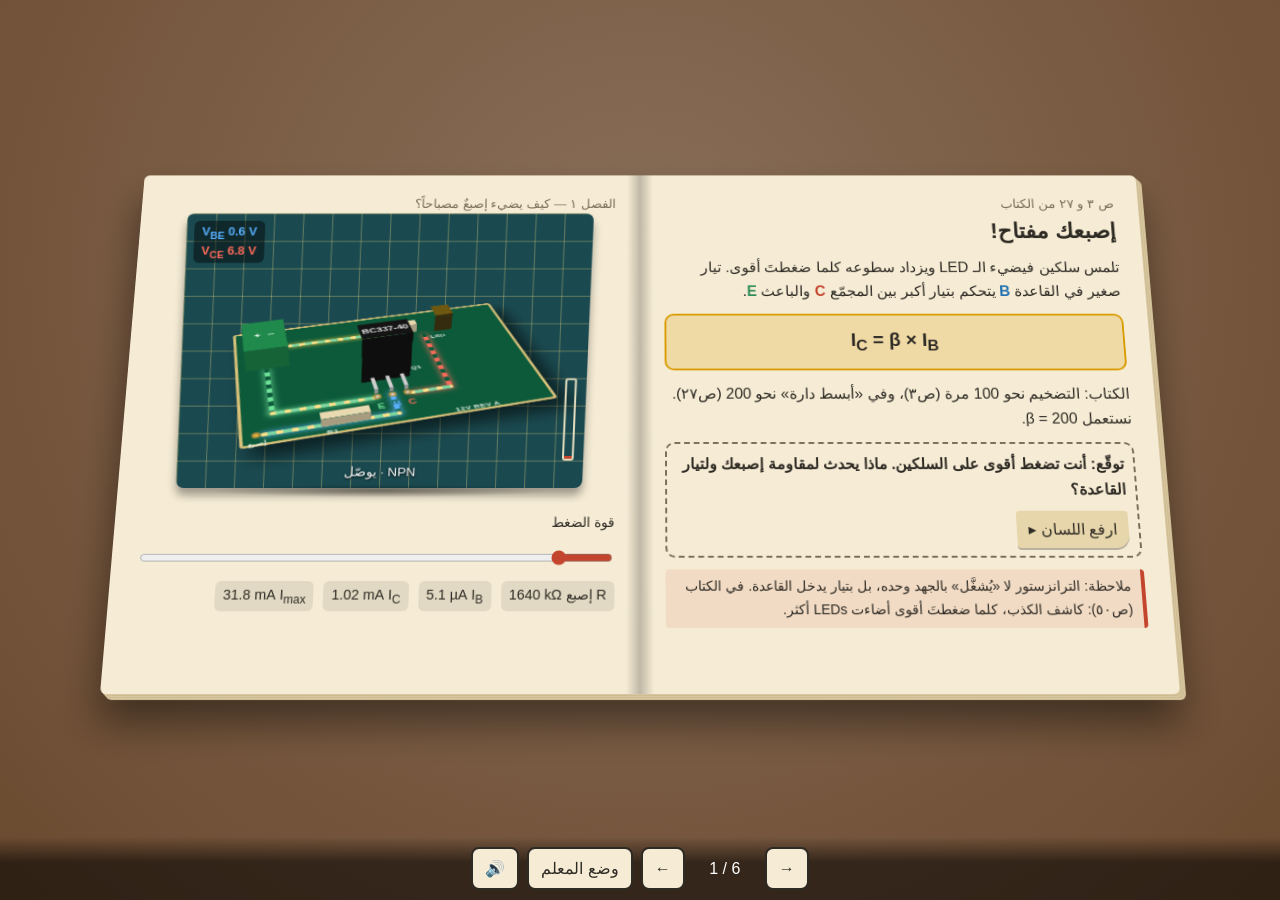
<file: public/assets/aistudio/_________________________4_424bf6f2.html>
<!DOCTYPE html>
<html lang="ar" dir="rtl"><head><meta charset="utf-8">
<meta name="viewport" content="width=device-width,initial-scale=1,viewport-fit=cover">
<title>الكتاب الحيّ: الترانزستور</title><meta name="color-scheme" content="light dark">
<style>
:root{--bg:#6b4a2f;--paper:#f6ecd5;--ink:#2e2a24;--mut:#7a6d58;--b:#1f6fb2;--c:#c4452d;--e:#2e8b57;--g:#d89b00;--edge:#d8c7a0;--tab:#e7d6ac}
@media(prefers-color-scheme:dark){:root{--bg:#1d1812;--paper:#2b251c;--ink:#efe5cf;--mut:#b3a587;--b:#6cb4f0;--c:#ff8a70;--e:#6fd69c;--g:#f0c040;--edge:#4a3f2c;--tab:#4a3f2c}}
*{box-sizing:border-box}html,body{height:100%;margin:0}
body{background:radial-gradient(ellipse at 50% 30%,color-mix(in srgb,var(--bg) 80%,#fff 8%),var(--bg));font-family:"Noto Naskh Arabic","Amiri","Segoe UI",Tahoma,sans-serif;color:var(--ink);overflow:hidden;line-height:1.7}
#stage{height:100%;overflow:auto;padding:14px 12px calc(86px + env(safe-area-inset-bottom)) ;perspective:1500px;display:flex}
.book{margin:auto;width:min(1080px,100%);transform:rotateX(14deg);transform-origin:50% 100%;transform-style:preserve-3d;position:relative}
.spread{display:grid;grid-template-columns:1fr 1fr;background:var(--paper);border-radius:6px;position:relative;
box-shadow:1px 1px 0 var(--edge),2px 2px 0 #cdbb92,3px 3px 0 var(--edge),4px 4px 0 #cdbb92,5px 5px 0 var(--edge),6px 6px 0 #cdbb92,0 28px 40px rgba(0,0,0,.45)}
.spread::after{content:"";position:absolute;inset:0 calc(50% - 14px);background:linear-gradient(90deg,transparent,rgba(0,0,0,.22),transparent);pointer-events:none}
.spread.turn{animation:turn .6s ease both;transform-origin:50% 50%}
@keyframes turn{from{transform:rotateY(70deg) skewY(2deg);opacity:.15}to{transform:none;opacity:1}}
.page{padding:22px 26px;min-height:min(560px,calc(100vh - 150px));position:relative;min-width:0}
.pageA h2{margin:0 0 6px;font-size:1.5rem}.chap{color:var(--mut);font-size:.85rem}
p{margin:.45em 0}
.law{background:color-mix(in srgb,var(--paper) 70%,var(--g) 22%);border:2px solid var(--g);border-radius:10px;padding:10px;margin:12px 0;text-align:center;font-size:1.25rem;font-weight:700}
.note{border-inline-start:4px solid var(--c);background:color-mix(in srgb,var(--paper) 90%,var(--c) 10%);padding:6px 10px;font-size:.88rem;margin-top:12px;border-radius:4px}
.k-b{color:var(--b);font-weight:700}.k-c{color:var(--c);font-weight:700}.k-e{color:var(--e);font-weight:700}
bdi{unicode-bidi:isolate}
.q{margin-top:12px;border:2px dashed var(--mut);border-radius:10px;padding:8px 10px}
.q b{display:block}.tab{display:block;margin-top:8px;background:var(--tab);border:0;border-radius:4px 4px 14px 4px;padding:6px 12px;font:inherit;color:var(--ink);cursor:pointer;box-shadow:0 2px 0 rgba(0,0,0,.25);transform-origin:right top;transition:transform .5s}
.q.open .tab{transform:rotate(-8deg) translateY(-3px)}
.ans{max-height:0;overflow:hidden;transition:max-height .5s;font-size:.92rem}.q.open .ans{max-height:220px;padding-top:8px}
.pop{perspective:900px;margin:4px auto 0;max-width:420px;position:relative;padding-bottom:14px}
.card{transform-origin:50% 100%;transform:rotateX(-78deg);transition:transform 1s cubic-bezier(.2,1.4,.4,1);transform-style:preserve-3d;filter:drop-shadow(0 8px 5px rgba(0,0,0,.35));
background:var(--paper);border:1px solid var(--edge);border-radius:6px}
.card.up{transform:rotateX(-8deg)}
.pop::after{content:"";position:absolute;left:8%;right:8%;bottom:4px;height:14px;background:radial-gradient(ellipse,rgba(0,0,0,.35),transparent 70%);transform:scaleX(.4);opacity:0;transition:all 1s}
.pop.up::after{opacity:1;transform:none}
svg{display:block;width:100%;height:auto}svg text{font-family:inherit;fill:var(--ink)}
.ctl{margin-top:10px;display:grid;gap:8px}
.ctl label{display:flex;justify-content:space-between;gap:8px;font-size:.9rem;flex-wrap:wrap}
input[type=range]{width:100%;accent-color:var(--c);height:28px}
.btns{display:flex;gap:8px;flex-wrap:wrap}.btn{border:2px solid var(--ink);background:var(--paper);color:var(--ink);border-radius:8px;padding:6px 12px;font:inherit;cursor:pointer;min-height:40px}
.btn.on{background:var(--g);color:#222}
.read{display:flex;gap:10px;flex-wrap:wrap;font-size:.9rem}.read span{background:color-mix(in srgb,var(--paper) 85%,var(--ink) 10%);border-radius:6px;padding:2px 8px}
.stars{font-size:2rem;color:var(--g);letter-spacing:4px;min-height:2.6rem}
nav{position:fixed;inset:auto 0 0 0;display:flex;justify-content:center;align-items:center;gap:8px;padding:10px 10px calc(10px + env(safe-area-inset-bottom));background:linear-gradient(transparent,rgba(0,0,0,.55) 40%);z-index:5;flex-wrap:wrap}
nav .btn{min-width:44px;background:var(--paper)}#dots{color:#fff;min-width:64px;text-align:center}
.teach .pageA{display:none}.teach .spread{grid-template-columns:1fr}.teach .pop{max-width:760px}.teach .spread::after{display:none}.teach .ctl{font-size:1.15rem}
@media(max-width:820px){.spread{grid-template-columns:1fr}.spread::after{display:none}.book{transform:rotateX(5deg)}.page{padding:16px 16px;min-height:0}#stage{display:block}}
@media(prefers-reduced-motion:reduce){*{animation:none!important;transition:none!important}}
.card{background:none;border:0}
.mat{height:min(300px,78vw);position:relative;perspective:650px;border-radius:8px;overflow:hidden;background-color:#1a4a50;background-image:linear-gradient(rgba(214,200,120,.4) 1px,transparent 1px),linear-gradient(90deg,rgba(214,200,120,.4) 1px,transparent 1px);background-size:30px 30px}
.board{direction:ltr;position:absolute;left:50%;top:50%;width:300px;height:190px;margin:-80px 0 0 -150px;transform-style:preserve-3d;transform:rotateX(54deg) rotateZ(-14deg);background:#0d5a3a;border:3px solid #d9c27a;border-radius:4px;box-shadow:10px 16px 20px rgba(0,0,0,.55)}
@media(max-width:480px){.board{scale:.82}}
.cb{position:absolute;transform-style:preserve-3d}.cb>i{position:absolute;display:block;text-align:center;line-height:1.2}
.t{position:absolute;background:#7fd6a0;opacity:.5}.pad{position:absolute;width:8px;height:8px;border-radius:50%;background:#cfcfcf;border:2px solid #b08d3a}
.s{position:absolute;color:#e9f4e9;font:700 8px sans-serif;letter-spacing:.4px;white-space:nowrap}
.band{position:absolute;width:5px;height:10px;background:#ddd;transform:translateZ(10px)}
.ib{position:absolute;right:10px;bottom:30px;width:12px;height:90px;border:2px solid #e8e0c0;border-radius:3px;display:flex;align-items:flex-end}.ib b{display:block;width:100%;background:var(--c)}
.st{position:absolute;inset:auto 0 6px;text-align:center;color:#fff;font-size:.85rem;text-shadow:0 1px 3px #000}
.in{position:absolute;inset:0;transform-style:preserve-3d}.in>i{position:absolute;display:block;text-align:center;line-height:1.2}
.cb,.pad{animation:drop .7s cubic-bezier(.3,1.6,.5,1) both;animation-delay:calc(var(--i,0)*80ms)}
@keyframes drop{from{transform:translateZ(120px) scale(.5);opacity:0}to{transform:none;opacity:1}}
.mat{--k:0;--f:0;cursor:grab;touch-action:pan-y;user-select:none}.mat.drag{cursor:grabbing}
.sw{position:absolute;inset:0;transform-style:preserve-3d;animation:sway 9s ease-in-out infinite alternate}
@keyframes sway{from{transform:rotateZ(-3deg) translateY(-2px)}to{transform:rotateZ(3deg) translateY(3px)}}
.board{transform:rotateX(var(--rx,54deg)) rotateZ(var(--rz,-14deg));transition:transform .2s}.mat.drag .board{transition:none}
.led{background:color-mix(in srgb,#ffc400 calc(18% + var(--k)*82%),#4a3c14)!important;box-shadow:0 0 calc(10px + var(--k)*34px) calc(var(--k)*12px) rgba(255,196,0,calc(var(--k)*.75));transition:background .4s,box-shadow .4s}
.rl{transition:background .25s}.on .rl{background:#4d7dff!important}.on .relay{animation:clk .3s}
@keyframes clk{0%{transform:none}30%{transform:translateZ(-7px) translateY(2px)}65%{transform:translateZ(3px)}100%{transform:none}}
.t{transition:opacity .4s}.on .t{opacity:1}
.on .t.h{background:repeating-linear-gradient(90deg,#ffe28a 0 6px,#7fd6a0 6px 14px);background-size:14px 4px;animation:flh calc(1.5s - 1.2s*var(--f)) linear infinite}
.on .t.v{background:repeating-linear-gradient(0deg,#ffe28a 0 6px,#7fd6a0 6px 14px);background-size:4px 14px;animation:flv calc(1.5s - 1.2s*var(--f)) linear infinite}
@keyframes flh{to{background-position:14px 0}}@keyframes flv{to{background-position:0 -14px}}
.ib b{height:calc(var(--f)*100%);transition:height .45s cubic-bezier(.3,1.4,.5,1)}
.leaf{position:absolute;top:0;bottom:0;width:50%;z-index:4;pointer-events:none;border-radius:4px;background:linear-gradient(90deg,color-mix(in srgb,var(--paper) 80%,#000),var(--paper) 35%);box-shadow:0 0 34px rgba(0,0,0,.4)}
.leaf.fw{left:0;transform-origin:100% 50%;animation:lf .8s cubic-bezier(.55,0,.3,1) forwards}.leaf.bw{right:0;transform-origin:0 50%;animation:lb .8s cubic-bezier(.55,0,.3,1) forwards}
@keyframes lf{0%{transform:perspective(1400px) rotateY(0)}75%{opacity:1}100%{transform:perspective(1400px) rotateY(-180deg);opacity:0}}
@keyframes lb{0%{transform:perspective(1400px) rotateY(0)}75%{opacity:1}100%{transform:perspective(1400px) rotateY(180deg);opacity:0}}
@media(min-width:821px){.spread.turn{animation:none}}
.t{height:5px;border-radius:2px;background:color-mix(in srgb,var(--tc) 40%,#0d5a3a);opacity:.9}
.t.c{--tc:#ff6b5a}.t.b{--tc:#5ab0ff}.t.e{--tc:#6fe39a}.t.sp{--tc:#ffd24a}
.on .t{box-shadow:0 0 7px var(--tc);background-image:repeating-linear-gradient(90deg,var(--tc) 0 7px,transparent 7px 14px)}
.on .t.v{background-image:repeating-linear-gradient(0deg,var(--tc) 0 7px,transparent 7px 14px)}
.on .t.h.r,.on .t.h.l{background-size:14px 5px}.on .t.v.u,.on .t.v.d{background-size:5px 14px}
.on .t{animation-duration:calc(1.5s - 1.2s*var(--f));animation-timing-function:linear;animation-iteration-count:infinite}
.on .t.b{animation-duration:calc(1.6s - 1.2s*var(--fb))}
.on .t.r{animation-name:fr}.on .t.l{animation-name:fl}.on .t.d{animation-name:fd}.on .t.u{animation-name:fu}
@keyframes fr{to{background-position:14px 0}}@keyframes fl{to{background-position:-14px 0}}@keyframes fd{to{background-position:0 14px}}@keyframes fu{to{background-position:0 -14px}}
.vl{position:absolute;left:8px;top:8px;display:flex;flex-direction:column;gap:3px;font:700 .8rem sans-serif;background:rgba(0,0,0,.45);padding:4px 8px;border-radius:6px;direction:ltr}
.teach .mat{height:min(520px,68vh)}.teach .board{scale:1.5}
.fan,.pu{display:inline-block}.on .fan{animation:spn calc(1.2s - .9s*var(--f)) linear infinite}@keyframes spn{to{transform:rotate(360deg)}}
.on .pu{animation:pls .4s ease-in-out infinite alternate}@keyframes pls{from{transform:scale(1)}to{transform:scale(1.3)}}
.t.dv{--tc:#ff9a3c}.div .t.dv{box-shadow:0 0 7px var(--tc);background-image:repeating-linear-gradient(0deg,var(--tc) 0 7px,transparent 7px 14px);background-size:5px 14px;animation:fd .6s linear infinite}
.t.q{box-shadow:none!important;background-image:none!important;animation:none!important}
.dm{transition:background .4s,box-shadow .4s}.div .dm{background:#ff7a2a!important;box-shadow:0 0 28px 8px rgba(255,122,42,.7)}
.sol .ib b{height:calc(var(--vb,0)*100%)}
.trl{position:absolute;inset:0;transform-style:preserve-3d}
.cb.stg{animation:none;transition:opacity .4s,transform .6s cubic-bezier(.3,1.6,.5,1)}.cb.stg.off{opacity:0;transform:translateZ(100px) scale(.5)}.pad.stg.off,.s.stg.off{opacity:0}.pad,.s{transition:opacity .4s}
.ct{color:#fff;background:rgba(0,0,0,.45);padding:0 3px;border-radius:3px;font-size:8px}
.stt{position:absolute;inset:auto 0 6px;text-align:center;color:#fff;font-size:.85rem;text-shadow:0 1px 3px #000}
.cb.lv{animation:none;transform:rotateZ(30deg);transform-origin:0 50%;transition:transform .6s cubic-bezier(.3,1.5,.5,1)}.dvt .cb.lv{transform:rotateZ(-30deg)}
.t.sn{--tc:#5ab0ff}.sol .t.sp.r{box-shadow:0 0 7px var(--tc);background-image:repeating-linear-gradient(90deg,var(--tc) 0 7px,transparent 7px 14px);background-size:14px 5px;animation:fr .9s linear infinite}
.sol .t.sn.l{box-shadow:0 0 6px var(--tc);background-image:repeating-linear-gradient(90deg,var(--tc) 0 7px,transparent 7px 14px);background-size:14px 5px;animation:fl 1.4s linear infinite}
.sol .t.sn.u{box-shadow:0 0 6px var(--tc);background-image:repeating-linear-gradient(0deg,var(--tc) 0 7px,transparent 7px 14px);background-size:5px 14px;animation:fu 1.4s linear infinite}
.div .t.dv.h{background-image:repeating-linear-gradient(90deg,var(--tc) 0 7px,transparent 7px 14px);background-size:14px 5px;animation:fr .6s linear infinite}
.nod .dmw{opacity:.3}.sa{font-family:inherit;direction:rtl;font-size:9px}.sol .ib{display:none}
.gg{margin:10px 6px 0;direction:ltr}.gb{position:relative;height:14px;border-radius:7px;background:linear-gradient(90deg,#3c8d5a 0 42.86%,#d8b24a 42.86% 77.14%,#d9654b 77.14%)}.gb .mk{position:absolute;top:-4px;left:50%;width:6px;height:22px;background:#fff;border:1px solid #000;border-radius:3px;transform:translateX(-3px);transition:left .3s}
.gl{position:relative;height:30px;font-size:.72rem}.gl span{position:absolute;top:2px;transform:translateX(-50%);white-space:nowrap}
.chips{display:flex;gap:6px;align-items:center;flex-wrap:wrap;font-size:.85rem;margin-top:4px;direction:ltr}.chip{padding:3px 10px;border-radius:12px;border:2px solid var(--mut)}.chip.on{background:var(--g);color:#222;border-color:var(--g)}
@media(min-width:481px){.sol .board{scale:1.12}}
.pad.stg{animation:none}
</style></head><body>
<svg width="0" height="0" style="position:absolute"><filter id="pn"><feTurbulence baseFrequency=".035" numOctaves="2" seed="4"/><feDisplacementMap in="SourceGraphic" scale="2.6"/></filter></svg>
<div id="stage"><div class="book"><div class="spread" id="sp"></div></div></div>
<nav><button class="btn" id="nx" aria-label="التالي">→</button><span id="dots"></span><button class="btn" id="pv" aria-label="السابق">←</button>
<button class="btn" id="tm">وضع المعلم</button><button class="btn" id="mu" aria-label="كتم">🔊</button></nav>
<script>
const $=s=>document.querySelector(s),N=(v,u)=>`<bdi dir="ltr">${v}${u?' '+u:''}</bdi>`;
const VS=9,VLED=2,R=220,VBE=0.6,IMAX=(VS-VLED)/R*1000; // mA
let cur=0,mute=false,AC;
function flip(){if(mute)return;try{AC=AC||new AudioContext();const n=AC.sampleRate*.13,b=AC.createBuffer(1,n,AC.sampleRate),d=b.getChannelData(0);
for(let i=0;i<n;i++)d[i]=(Math.random()*2-1)*Math.pow(1-i/n,3)*.25;const s=AC.createBufferSource();s.buffer=b;const f=AC.createBiquadFilter();f.type='highpass';f.frequency.value=1800;s.connect(f).connect(AC.destination);s.start()}catch(e){}}
const ink='stroke="var(--ink)" stroke-width="2.2" fill="none" stroke-linecap="round" filter="url(#pn)"';
function cube(x,y,w,d,h,col,txt='',tc='#fff',fs=9,cls='',ccls='',bcls=''){return `<div class="cb ${bcls}" style="left:${x}px;top:${y}px;width:${w}px;height:${d}px"><div class="in ${ccls}"><i class="${cls}" style="inset:0;transform:translateZ(${h}px);background:${col};color:${tc};font:700 ${fs}px sans-serif;display:flex;align-items:center;justify-content:center">${txt}</i><i style="left:0;top:${d}px;width:${w}px;height:${h}px;transform-origin:top;transform:rotateX(90deg);background:color-mix(in srgb,${col} 72%,#000)"></i><i style="left:${w}px;top:0;width:${h}px;height:${d}px;transform-origin:left;transform:rotateY(-90deg);background:color-mix(in srgb,${col} 50%,#000)"></i></div></div>`}
function circuit(type,mode){const pn=type=='NPN'?'BC337-40':'BC327-40';
 const led=cube(215,22,20,20,22,'#4a3c14','','#fff',9,'led')+cube(150,28,46,10,10,'#e8d9b0','')+'<span class="s" style="left:152px;top:44px">R2 220Ω</span><span class="s" style="left:208px;top:48px">LED</span>';
 const load={L:led,T:led+'<i class="pad" style="left:26px;top:168px;background:#e3b341"></i>',D:led+cube(22,146,24,24,8,'#c9a063','LDR','#222',8),
 R:cube(172,8,96,66,60,'#1f4fd8','SONGLE<br>SRD-12VDC','#fff',9,'rl','relay')+cube(226,88,36,10,10,'#1a1a1a','')+'<b class="band" style="left:232px;top:88px"></b><span class="s" style="left:228px;top:102px">D1</span><span class="s" style="left:174px;top:78px">K1</span>',
 M:cube(190,10,64,40,34,'#8a8f98','<span class="fan">✢</span>','#222',22)+'<span class="s" style="left:196px;top:54px">M</span>',
 P:cube(196,8,56,56,22,'#2a2a2a','<span class="pu">◉</span>','#9ad',22)+'<span class="s" style="left:200px;top:68px">HP</span>',
 S:cube(150,22,60,14,14,'#e8d9b0','')+'<span class="s" style="left:152px;top:42px">RL 22kΩ</span>'}[mode];
 const T=(c,d,x,y,w,h)=>`<div class="t ${c} ${d}" style="left:${x}px;top:${y}px;width:${w}px;height:${h}px"></div>`;
 return `<div class="mat"><div class="sw"><div class="board">
 ${T('sp h','r',52,31,120,5)}${T('c v','d',200,44,5,100)}${T('c h','l',160,142,45,5)}${T('e h','l',26,142,104,5)}${T('e v','u',26,70,5,77)}${T('b v','u',141,138,5,36)}${T('b h','r',16,170,130,5)}
 ${cube(8,16,44,54,26,'#1f8a4c','','#fff',12,'tb')}${load}
 ${cube(118,92,50,26,56,'#141414',pn,'#ececec',10)}
 ${cube(127,118,4,20,5,'#d0d0d0')}${cube(142,118,4,20,5,'#d0d0d0')}${cube(157,118,4,20,5,'#d0d0d0')}
 <i class="pad" style="left:125px;top:139px"></i><i class="pad" style="left:140px;top:139px"></i><i class="pad" style="left:155px;top:139px"></i>
 ${cube(70,165,46,10,10,'#e8d9b0','')}<i class="pad" style="left:8px;top:168px;background:#e3b341"></i>
 <span class="s" style="left:126px;top:152px;color:#6fe39a;font-size:11px">E</span><span class="s" style="left:141px;top:152px;color:#5ab0ff;font-size:11px">B</span><span class="s" style="left:156px;top:152px;color:#ff6b5a;font-size:11px">C</span>
 <span class="s" style="left:172px;top:100px">Q1</span><span class="s" style="left:74px;top:179px">${mode=='S'?'RB 2.2MΩ':'R1'}</span><span class="s" dir="rtl" style="left:4px;top:179px;font-family:inherit">${mode=='S'?'':'إصبع'}</span><span class="s" style="left:196px;top:176px">${mode=='S'?'5V':'12V REV A'}</span></div></div>
 <div class="ib"><b></b></div><div class="vl"></div><div class="st"></div></div>`}
function attachDrag(m){let x,y,rz=-14,rx=54,d=0;m.onpointerdown=e=>{d=1;x=e.clientX;y=e.clientY;m.setPointerCapture(e.pointerId);m.classList.add('drag')};
m.onpointermove=e=>{if(!d)return;rz+=(e.clientX-x)*.4;rx=Math.max(30,Math.min(72,rx-(e.clientY-y)*.3));x=e.clientX;y=e.clientY;m.style.setProperty('--rx',rx+'deg');m.style.setProperty('--rz',rz+'deg')};
m.onpointerup=m.onpointercancel=()=>{d=0;m.classList.remove('drag')}}
function draw(c,type,rev,k,ic,mode='L',vc){const sig=type+mode;
 if(c.dataset.sig!=sig){c.innerHTML=circuit(type,mode);c.dataset.sig=sig;c.querySelectorAll('.cb,.pad').forEach((e,i)=>e.style.setProperty('--i',i));attachDrag(c.querySelector('.mat'))}
 const m=c.querySelector('.mat'),on=ic>0,S=mode=='S',f=Math.min(1,ic/(S?.227:IMAX));m.style.setProperty('--k',k);m.style.setProperty('--f',f);m.style.setProperty('--fb',on?.35+.5*f:0);m.classList.toggle('on',on);
 c.querySelector('.tb').innerHTML=rev?'−&nbsp;&nbsp;+':'+&nbsp;&nbsp;−';
 const vbe=on?VBE:0,ledm='LTD'.includes(mode),vce=S?vc:!on?VS:ledm?Math.max(.2,VS-VLED-ic*R/1000):.2;
 c.querySelector('.vl').innerHTML=`<span style="color:#5ab0ff">V<sub>BE</sub> ${N(vbe.toFixed(1),'V')}</span><span style="color:#ff6b5a">V<sub>CE</sub> ${N(vce.toFixed(S?2:1),'V')}</span>`+(S?`<span style="color:#ffd24a">الهدف ${N('2.5 V')}</span>`:'');
 c.querySelector('.st').textContent=type+' · '+(mode=='R'?(on?'المرحّل مغلق':'المرحّل مفتوح'):(on?'يوصّل':'لا يوصّل'))}
const XS=[200,128,56];
function fmtI(mA){return mA>=1?N(mA.toFixed(1),'mA'):N((mA*1000).toFixed(0),'µA')}
function darl(c,n,ibUA){const T=(cl,d,x,y,w,h,st='')=>`<div class="t ${cl} ${d}" style="left:${x}px;top:${y}px;width:${w}px;height:${h}px;${st}"></div>`;
 if(c.dataset.sig!='DAR'){let st='';XS.forEach((x,i)=>{const k=i+1;st+=cube(x,96,38,22,30,'#141414','Q'+k+' BC547','#ececec',7,'','','stg')+['E','B','C'].map((l,j)=>`<i class="pad stg" data-k="${k}" style="left:${x+j*13+1}px;top:139px"></i><span class="s stg" data-k="${k}" style="left:${x+j*13+2}px;top:124px;color:${['#6fe39a','#5ab0ff','#ff6b5a'][j]};font-size:10px">${l}</span>`).join('')+`<span class="s ct" data-k="${k}" style="left:${x-4}px;top:43px"></span>`});
 c.innerHTML=`<div class="mat dar"><div class="sw"><div class="board"><div class="trl"></div>${cube(8,16,44,54,26,'#1f8a4c','+ &nbsp; −','#fff',12)}${cube(215,26,30,10,10,'#e8d9b0','')}${cube(256,20,20,20,22,'#4a3c14','','#fff',9,'led')}<i class="pad" style="left:274px;top:166px;background:#e3b341"></i><span class="s" dir="rtl" style="left:262px;top:176px;font-family:inherit">إصبع</span>${st}</div></div><div class="vl"></div><div class="stt"></div></div>`;c.dataset.sig='DAR';c.dataset.n=0;c.querySelectorAll('.cb:not(.stg),.pad:not(.stg)').forEach((e,i)=>e.style.setProperty('--i',i));attachDrag(c.querySelector('.mat'))}
 const m=c.querySelector('.mat'),g=[1,2,3].map(k=>Math.pow(BETA,k)*ibUA/1000),ic=Math.min(g[n-1],IMAX);
 if(+c.dataset.n!=n){c.dataset.n=n;
  c.querySelectorAll('.stg').forEach(e=>e.classList.toggle('off',+(e.dataset.k||e.querySelector?.('i')?.dataset?.k||0)>n));
  c.querySelectorAll('.cb.stg').forEach((e,i)=>e.classList.toggle('off',i+1>n));
  const L=XS[n-1];let h='';
  h+=T('b h','l',216,170,60,5,'--k:0')+T('b v','u',216,139,5,36);
  for(let i=1;i<n;i++){const a=XS[i-1]+1,b2=XS[i]+14;h+=T('b v','d',a,139,5,16,`--s:${i}`)+T('b h','l',b2,150,a-b2+5,5,`--s:${i}`)+T('b v','u',b2,139,5,16,`--s:${i}`)}
  XS.slice(0,n).forEach((x,i)=>h+=T('c v','d',x+27,60,5,84,`--s:${i+1}`));
  h+=T('c h','l',L+27,60,236-L,5,`--s:${n}`)+T('c v','d',261,40,5,25,`--s:${n}`)+T('sp h','r',52,31,165,5,`--s:${n}`);
  h+=T('e v','d',L+1,139,5,42,`--s:${n}`)+T('e h','l',26,176,L-20,5,`--s:${n}`)+T('e v','u',26,70,5,111,`--s:${n}`);
  c.querySelector('.trl').innerHTML=h;
  c.querySelectorAll('.stg').forEach(e=>{const k=+e.dataset.k;if(k)e.classList.toggle('off',k>n)})}
 m.classList.add('on');m.style.setProperty('--k',ic/IMAX);
 c.querySelectorAll('.trl .t').forEach(t=>{const sI=+(t.style.getPropertyValue('--s')||0);t.style.setProperty('--f',sI?Math.min(1,g[Math.min(sI,n)-1]/IMAX):Math.min(1,.25+ibUA/60))});
 c.querySelectorAll('.ct').forEach(e=>{const k=+e.dataset.k;e.textContent=k<=n?`Q${k}: ${g[k-1]>IMAX?'≥ '+IMAX.toFixed(1)+' mA':fmtI(g[k-1]).replace(/<[^>]+>/g,'')}`:'';e.classList.toggle('off',k>n)});
 c.querySelector('.vl').innerHTML=`<span style="color:#5ab0ff">I<sub>B</sub> ${N(ibUA.toFixed(1),'µA')}</span><span style="color:#ff6b5a">β<sub>كلي</sub> ${N(Math.pow(BETA,n).toLocaleString('en'))}</span>`;
 c.querySelector('.stt').textContent=n+' ترانزستور · I_C = '+(g[n-1]>IMAX?IMAX.toFixed(1)+' mA (حدّ الحِمل)':ic.toFixed(2)+' mA')}
function solar(c,v,dv,dm){const T=(cl,d,x,y,w,h,st='')=>`<div class="t ${cl} ${d}" style="left:${x}px;top:${y}px;width:${w}px;height:${h}px;${st}"></div>`;
 if(c.dataset.sig!='SOL'){c.innerHTML=`<div class="mat sol"><div class="sw"><div class="board">
 ${T('sp h','r',66,40,58,5)}${T('c h','r',182,78,60,5)}${T('c v','d',240,78,5,42)}${T('dv h','r',182,8,30,5)}${T('sn h','l',156,138,56,5)}${T('sn v','u',117,90,5,38)}
 ${cube(8,16,58,78,12,'#2b5fd0','18V','#fff',12)}${cube(104,62,40,28,28,'#1f4fd8','K1<br>12V','#fff',8,'rl','relay')}${cube(120,38,64,5,5,'#ececec','','#000',8,'','','lv')}${cube(212,6,64,28,14,'#d8b27c','100R 5W','#222',8,'dm','dmw')}${cube(212,120,64,36,22,'#8c8c1e','12V','#fff',12)}${cube(84,128,72,26,30,'#141414','BC547 + 1k','#ececec',8)}
 <i class="pad" style="left:180px;top:75px"></i><i class="pad" style="left:180px;top:5px"></i>
 <span class="s sa" style="left:12px;top:98px">اللوح الشمسي</span><span class="s sa" style="left:100px;top:93px">المرحّل</span><span class="s sa" style="left:216px;top:36px">حِمل وهمي</span><span class="s sa" style="left:216px;top:160px">البطارية</span><span class="s sa" style="left:90px;top:158px">المنظّم</span><span class="s sa" style="left:186px;top:88px;color:#ffd24a">شحن</span><span class="s sa" style="left:186px;top:12px;color:#ffb36b">تحويل</span><span class="s sa" style="left:158px;top:142px;color:#8cc8ff">قياس الجهد</span></div></div>
 <div class="vl"></div><div class="st"></div></div>`;c.dataset.sig='SOL';c.querySelectorAll('.cb:not(.lv),.pad').forEach((e,i)=>e.style.setProperty('--i',i));attachDrag(c.querySelector('.mat'))}
 const m=c.querySelector('.mat');m.style.setProperty('--f',.6);m.classList.toggle('on',!dv);m.classList.toggle('dvt',dv);m.classList.toggle('div',dv&&dm);m.classList.toggle('nod',!dm);
 c.querySelector('.vl').innerHTML=`<span style="color:#ffd24a">V<sub>batt</sub> ${N(v.toFixed(1),'V')}</span><span style="color:#ff9a3c">${dv?'الشحن متوقف':'الشحن جارٍ'}</span>`;
 c.querySelector('.st').textContent=dv?(dm?'المفتاح حوّل اللوح إلى الحِمل الوهمي':'المفتاح فصل اللوح (بلا حِمل)'):'المفتاح يوصل اللوح بالبطارية'}
function setup(el){const c=el.querySelector('.card'),p=el.querySelector('.pop');setTimeout(()=>{c.classList.add('up');p.classList.add('up')},80)}
function qa(q,a){return `<div class="q"><b>توقّع: ${q}</b><button class="tab" onclick="this.parentNode.classList.toggle('open')">ارفع اللسان ▸</button><div class="ans">${a}</div></div>`}
const BETA=200;
function calc1(p){const Rf=20000+Math.pow(1-p/100,2)*2000000,Ib=(VS-VBE)/Rf,Ic=Math.min(BETA*Ib*1000,IMAX);return{Rf,Ib:Ib*1e6,Ic}}
const CH=[
{t:'الفصل ١ — كيف يضيء إصبعٌ مصباحاً؟',
A:()=>`<div class="chap">ص ٣ و ٢٧ من الكتاب</div><h2>إصبعك مفتاح!</h2>
<p>تلمس سلكين فيضيء الـ ${N('LED')} ويزداد سطوعه كلما ضغطتَ أقوى. تيار صغير في القاعدة ${'<span class="k-b">B</span>'} يتحكم بتيار أكبر بين المجمّع <span class="k-c">C</span> والباعث <span class="k-e">E</span>.</p>
<div class="law">I<sub>C</sub> = β × I<sub>B</sub></div>
<p>الكتاب: التضخيم نحو ${N('100')} مرة (ص٣)، وفي «أبسط دارة» نحو ${N('200')} (ص٢٧). نستعمل ${N('β = 200')}.</p>
${qa('أنت تضغط أقوى على السلكين. ماذا يحدث لمقاومة إصبعك ولتيار القاعدة؟','تقلّ مقاومة الإصبع، فيزداد تيار القاعدة، فيزداد تيار المجمّع ويسطع الـ LED (ص٣، الشكل F).')}
<div class="note">ملاحظة: الترانزستور لا «يُشغَّل» بالجهد وحده، بل بتيار يدخل القاعدة. في الكتاب (ص٥٠): كاشف الكذب، كلما ضغطتَ أقوى أضاءت LEDs أكثر.</div>`,
B:()=>`<div class="pop"><div class="card"></div></div><div class="ctl"><label>قوة الضغط <input id="s1" type="range" min="0" max="100" value="10"></label><div class="read" id="r1"></div></div>`,
init(el){const s=el.querySelector('#s1'),r=el.querySelector('#r1'),c=el.querySelector('.card');const f=()=>{const v=calc1(+s.value);draw(c,'NPN',0,v.Ic/IMAX,v.Ic);
r.innerHTML=`<span>R إصبع ${N((v.Rf/1000).toFixed(0),'kΩ')}</span><span>I<sub>B</sub> ${N(v.Ib.toFixed(1),'µA')}</span><span>I<sub>C</sub> ${N(v.Ic.toFixed(2),'mA')}</span><span>I<sub>max</sub> ${N(IMAX.toFixed(1),'mA')}</span>`};s.oninput=f;f()}},
{t:'الفصل ٢ — NPN أم PNP؟',
A:()=>`<div class="chap">ص ١ و ٢١–٢٤</div><h2>النوعان ولا لَبس</h2>
<p>الترانزستور إمّا <b>NPN</b> وإمّا <b>PNP</b>، مثل BC547 وBC557. في الاختبار (ص٢٤) نقلب البطارية لاختبار PNP.</p>
<div class="law">NPN ⇄ PNP : القطبية معكوسة</div>
<p>NPN: الموجب جهة المجمّع ويُغذّى المسرى B بتيار موجب. PNP: العكس تماماً.</p>
${qa('وصلتَ ترانزستور PNP كما تصل NPN (الموجب جهة المجمّع) وضغطتَ بقوة. هل يضيء الـ LED؟','لا. يبقى مطفأً لأن PNP يحتاج بطارية معكوسة. جرّب في المختبر: اختر PNP ثم اقلب البطارية.')}
<div class="note">خطأ شائع: الظنّ أن النوعين يعملان بنفس التوصيل. الصحيح أنهما متكاملان.</div>`,
B:()=>`<div class="pop"><div class="card"></div></div><div class="ctl"><div class="btns"><button class="btn on" data-t="NPN">NPN</button><button class="btn" data-t="PNP">PNP</button><button class="btn" id="rv">اقلب البطارية</button></div>
<label>قوة الضغط <input id="s2" type="range" min="0" max="100" value="60"></label><div class="read" id="r2"></div></div>`,
init(el){let ty='NPN',rev=0;const s=el.querySelector('#s2'),r=el.querySelector('#r2'),c=el.querySelector('.card');
const f=()=>{const ok=(ty=='NPN')!==!!rev,v=calc1(+s.value),ic=ok?v.Ic:0;draw(c,ty,rev,ic/IMAX,ic);
r.innerHTML=`<span>${ty}</span><span>${rev?'بطارية معكوسة':'بطارية عادية'}</span><span>I<sub>B</sub> ${N(ok?v.Ib.toFixed(1):'0.0','µA')}</span><span>I<sub>C</sub> ${N(ic.toFixed(2),'mA')}</span>`};
el.querySelectorAll('[data-t]').forEach(b=>b.onclick=()=>{ty=b.dataset.t;el.querySelectorAll('[data-t]').forEach(x=>x.classList.toggle('on',x==b));f()});
el.querySelector('#rv').onclick=e=>{rev^=1;e.target.classList.toggle('on',!!rev);f()};s.oninput=f;f()}},
{t:'الفصل ٣ — ترانزستوران معاً',
A:()=>`<div class="chap">ص ٢٤ و ٢٨</div><h2>تضخيم فوق تضخيم</h2>
<p>نضيف ترانزستوراً ثانياً مكان الإصبع فيُضخَّم التيار مرة أخرى. هذا هو «الزوج الفائق» (Darlington) في الكتاب.</p>
<div class="law">β<sub>كلي</sub> = β₁ × β₂ × β₃</div>
<p>الكتاب: ${N('200 × 200')} لترانزستورين، و${N('200 × 200 × 200 = 8 000 000')} لثلاثة (ص٢٨). حتى كهرباء الجو الساكنة تُكتشف.</p>
${qa(`بترانزستورين، هل يصبح التضخيم الكلي ${N("400")} أم ${N("40 000")}؟`,`يُضرب ولا يُجمع: ${N("200 × 200 = 40 000")}.`)}
<div class="note">خطأ شائع: جمع التضخيمين بدل ضربهما.</div>`,
B:()=>`<div class="pop"><div class="card"></div></div><div class="ctl"><div class="btns"><button class="btn on" data-n="1">١ ترانزستور</button><button class="btn" data-n="2">٢</button><button class="btn" data-n="3">٣</button></div><label>قوة اللمس <input id="s4" type="range" min="0" max="100" value="0"></label><div class="read" id="r4"></div></div>`,
init(el){let n=1;const s=el.querySelector('#s4'),r=el.querySelector('#r4'),c=el.querySelector('.card');
const f=()=>{const Rf=calc1(+s.value).Rf,Ib=(VS-n*VBE)/Rf,g=Math.pow(BETA,n),Ic=Math.min(g*Ib*1000,IMAX);darl(c,n,Ib*1e6);
r.innerHTML=`<span>β<sub>كلي</sub> ${N(g.toLocaleString('en'))}</span><span>I<sub>B</sub> ${N((Ib*1e6).toFixed(1),'µA')}</span><span>I<sub>C</sub> ${N(Ic.toFixed(2),'mA')}</span>`};
el.querySelectorAll('[data-n]').forEach(b=>b.onclick=()=>{n=+b.dataset.n;el.querySelectorAll('[data-n]').forEach(x=>x.classList.toggle('on',x==b));f()});s.oninput=f;f()}},
{t:'الفصل ٤ — أين نستعمله؟',
A:()=>`<div class="chap">فهرس الكتاب وص ٥٠</div><h2>مفتاح أو مضخّم</h2>
<p>في دارات الكتاب يعمل الترانزستور مفتاحاً (تيار القاعدة يفتح الحمل أو يغلقه) أو مضخّماً (إشارة صغيرة تصير كبيرة). أمثلة من الفهرس: Touch Switch وDark Detector وMotor Speed Controller وH-Bridge وAudio Amplifier.</p>
<div class="law">I<sub>B</sub> = (V<sub>in</sub> − V<sub>BE</sub>) / R<sub>B</sub></div>
<p>مثال ص٥٠ (مفتاح اللمس): مقاومة الجلد تمرّر تياراً صغيراً إلى الزوج الفائق فيشغّل ترانزستور BC557، ثم تُبقي المقاومة ${N('4M7')} الدارة شغّالة. ولإطفائها يُلمس لوحا OFF.</p>
${qa(`جهد الدخل ${N("0.4 V")} فقط عبر ${N("10 kΩ")}. هل يدور المحرك؟`,`لا. تحت ${N("0.6 V")} لا يدخل تيار القاعدة، فيبقى I<sub>C</sub> صفراً.`)}
<div class="note">تنبيه: عروض المختبر تبيّن المبدأ نفسه لكل حِمل؛ أسماء الأمثلة من فهرس الكتاب وقيم الحمل ليست من الكتاب، واللمس هنا يُمثَّل بجهد على منزلق وليس دارة ص٥٠ كاملة.</div>`,
B:()=>`<div class="pop"><div class="card"></div></div><div class="ctl"><div class="btns"><button class="btn on" data-u="0">مفتاح لمس</button><button class="btn" data-u="1">كاشف الظلام</button><button class="btn" data-u="2">محرك</button><button class="btn" data-u="3">مكبّر صوت</button><button class="btn" data-u="4">مرحّل</button></div><label><span>V<sub>in</sub></span> <input id="s5" type="range" min="0" max="30" value="3"></label><div class="read" id="r5"></div></div>`,
init(el){let u=0;const names=['المصباح','الإنذار','المحرك','السماعة','المرحّل'],s=el.querySelector('#s5'),r=el.querySelector('#r5'),c=el.querySelector('.card');
const f=()=>{const v=s.value/10,Ib=Math.max(0,(v-VBE)/10000),Ic=Math.min(BETA*Ib*1000,IMAX),on=Ic>=IMAX;draw(c,'NPN',0,Ic/IMAX,Ic,'TDMPR'[u]);
r.innerHTML=`<span>V<sub>in</sub> ${N(v.toFixed(1),'V')}</span><span>I<sub>B</sub> ${N((Ib*1e6).toFixed(1),'µA')}</span><span>I<sub>C</sub> ${N(Ic.toFixed(2),'mA')}</span><span>${names[u]}: ${Ic<=0?'مطفأ':on?'يعمل كاملاً':'جزئي'}</span>`};
el.querySelectorAll('[data-u]').forEach(b=>b.onclick=()=>{u=+b.dataset.u;el.querySelectorAll('[data-u]').forEach(x=>x.classList.toggle('on',x==b));f()});s.oninput=f;f()}},
{t:'الفصل ٥ — الشاحن الشمسي',
A:()=>`<div class="chap">ص ١٨</div><h2>متى يتوقف الشحن؟</h2>
<p>لوح شمسي ${N('18 V')} يشحن بطارية ${N('12 V')}. لكي لا تُشحن أكثر من اللازم نضيف منظّماً (الكتاب ص١٨).</p>
<p>المقاومة المتغيّرة تضبط ${N('13.7 V')} الذي يسقط عنده المرحّل. ويعود الشحن عند نحو ${N('12.5 V')}.</p>
<div class="law">P = V² / R</div>
<p>الحِمل الوهمي ${N('100 Ω')} (${N('5 W')}) يمتص ${N('18² / 100 ≈ 3.25 W')}، وهذا أقصى ما ينتجه اللوح معه.</p>
${qa(`وصل جهد البطارية إلى ${N('13.7 V')}. هل يستمر الشحن؟ وإذا نزل الجهد إلى ${N('13 V')} هل يعود؟`,`لا يستمر. ولا يعود عند ${N('13 V')} بل عند نحو ${N('12.5 V')} فقط (ص١٨). جرّب المنزلق صعوداً ثم نزولاً.`)}
<div class="note">تنبيه: اللوح يجب أن يعطي ${N('16 V')} على الأقل بلا حِمل (٢٥–٢٨ خلية). الرسم يُظهر ٢٤ خلية، والكتاب نفسه يقول إنها يجب أن تكون ٢٨.</div>`,
B:()=>`<div class="pop"><div class="card"></div></div><div class="gg"><div class="gb"><b class="mk" id="mk"></b></div><div class="gl"><span style="left:0%">11</span><span style="left:42.86%">12.5</span><span style="left:77.14%">13.7</span><span style="left:100%">14.5</span><span style="left:60%;top:14px;font-size:.68rem">نطاق الذاكرة</span></div></div><div class="chips"><span class="chip on" id="cA">الشحن جارٍ</span><span>${N('≥ 13.7 V')} ⟶</span><span class="chip" id="cB">الشحن متوقف</span><span>⟵ ${N('≤ 12.5 V')}</span></div><div class="ctl"><label><span>V<sub>batt</sub></span> <input id="s6" type="range" min="110" max="145" value="125"></label><div class="btns"><button class="btn on" id="dm">مع الحِمل الوهمي</button></div><div class="read" id="r6"></div></div>`,
init(el){let dv=false,dm=true;const s=el.querySelector('#s6'),r=el.querySelector('#r6'),c=el.querySelector('.card'),mk=el.querySelector('#mk');
const f=()=>{const v=s.value/10;if(v>=13.7)dv=true;else if(v<=12.5)dv=false;solar(c,v,dv,dm);mk.style.left=((v-11)/3.5*100)+'%';el.querySelector('#cA').classList.toggle('on',!dv);el.querySelector('#cB').classList.toggle('on',dv);
r.innerHTML=`<span>V<sub>batt</sub> ${N(v.toFixed(1),'V')}</span><span>${dv?'الشحن متوقف':'الشحن جارٍ'}</span>`+(dv&&dm?`<span>P ${N((18*18/100).toFixed(2),'W')}</span>`:'')};
el.querySelector('#dm').onclick=e=>{dm=!dm;e.target.classList.toggle('on',dm);e.target.textContent=dm?'مع الحِمل الوهمي':'بدون الحِمل الوهمي';f()};s.oninput=f;f()}},
{t:'الفصل ٦ — تحدّي نصف الجهد',
A:()=>`<div class="chap">ص ٣ — التحيّز الذاتي</div><h2>اضبط المجمّع على النصف</h2>
<p>في مرحلة الباعث المشترك نختار مقاومة القاعدة <b>R<sub>B</sub></b> حتى يصير جهد المجمّع نصف جهد المصدر: ${N('2.5 V')} من ${N('5 V')} مع حِمل ${N('22 kΩ')}.</p>
<div class="law">V<sub>C</sub> = V<sub>CC</sub> − I<sub>C</sub> × R<sub>L</sub></div>
<p>الكتاب يقول إن R<sub>B</sub> قرابة ${N('2.2 MΩ')} (ص٣).</p>
${qa('كلما صغّرتَ R<sub>B</sub> ماذا يفعل جهد المجمّع؟',`يزداد تيار القاعدة والمجمّع فيهبط V<sub>C</sub>. وبـ R<sub>B</sub> كبيرة جداً يقترب V<sub>C</sub> من ${N('5 V')}.`)}
<div class="note">تنبيه للمعلم: الكتاب لا يحدد β ولا V<sub>BE</sub> هنا؛ استعملنا ${N('β = 57')} و${N('0.6 V')} لتطابق ${N('2.2 MΩ')}.</div>`,
B:()=>`<div class="pop"><div class="card"></div></div><div class="ctl"><label><span>R<sub>B</sub></span> <input id="s3" type="range" min="0" max="100" value="30"></label><div class="read" id="r3"></div><div class="btns"><button class="btn" id="ck">تحقّق ✓</button></div><div class="stars" id="st"></div></div>`,
init(el){const s=el.querySelector('#s3'),r=el.querySelector('#r3'),g=el.querySelector('.card'),st=el.querySelector('#st');
const calc=()=>{const Rb=1e5*Math.pow(100,s.value/100),Ib=(5-VBE)/Rb,Ic=Math.min(57*Ib,5/22000),Vc=Math.max(.2,5-Ic*22000);return{Rb,Ib:Ib*1e6,Ic:Ic*1e6,Vc}};
const f=()=>{const v=calc();draw(g,'NPN',0,0,v.Ic/1000,'S',v.Vc);
r.innerHTML=`<span>R<sub>B</sub> ${N(v.Rb>=1e6?(v.Rb/1e6).toFixed(2)+' MΩ':(v.Rb/1e3).toFixed(0)+' kΩ')}</span><span>I<sub>B</sub> ${N(v.Ib.toFixed(2),'µA')}</span><span>I<sub>C</sub> ${N(v.Ic.toFixed(0),'µA')}</span><span>V<sub>C</sub> ${N(v.Vc.toFixed(2),'V')}</span>`;st.textContent=''};
el.querySelector('#ck').onclick=()=>{const d=Math.abs(calc().Vc-2.5),n=d<.1?3:d<.3?2:d<.6?1:0;st.innerHTML=('★'.repeat(n)+'☆'.repeat(3-n))+`<div style="font-size:.9rem">${n==3?'ممتاز! V<sub>C</sub> قرب النصف.':'اقترب من '+N('2.5 V')+' وأعد المحاولة.'}</div>`};
s.oninput=f;f()}}
];
function show(i,anim=true){const prev=cur;cur=Math.max(0,Math.min(CH.length-1,i));const sp=$('#sp'),c=CH[cur];
sp.innerHTML=`<section class="page pageA">${c.A()}</section><section class="page pageB"><div class="chap">${c.t}</div>${c.B()}</section>`;
c.init(sp.querySelector('.pageB'));setup(sp.querySelector('.pageB'));
if(anim){sp.classList.remove('turn');void sp.offsetWidth;sp.classList.add('turn');flip();if(innerWidth>820&&!document.body.classList.contains('teach')){const l=document.createElement('div');l.className='leaf '+(cur>=prev?'fw':'bw');sp.appendChild(l);l.onanimationend=()=>l.remove()}}
$('#dots').innerHTML=N((cur+1)+' / '+CH.length);$('#pv').disabled=cur==0;$('#nx').disabled=cur==CH.length-1;$('#stage').scrollTo(0,0)}
$('#nx').onclick=()=>show(cur+1);$('#pv').onclick=()=>show(cur-1);
$('#tm').onclick=e=>{document.body.classList.toggle('teach');e.target.classList.toggle('on')};
$('#mu').onclick=e=>{mute=!mute;e.target.textContent=mute?'🔇':'🔊'};
addEventListener('keydown',e=>{if(e.key=='ArrowLeft')show(cur+1);if(e.key=='ArrowRight')show(cur-1)});
let x0;addEventListener('touchstart',e=>x0=e.touches[0].clientX,{passive:true});
addEventListener('touchend',e=>{const d=e.changedTouches[0].clientX-x0;if(Math.abs(d)>70&&!e.target.closest('input,.mat'))show(cur+(d<0?1:-1))},{passive:true});
show(0,false);
</script></body></html>
</file>
